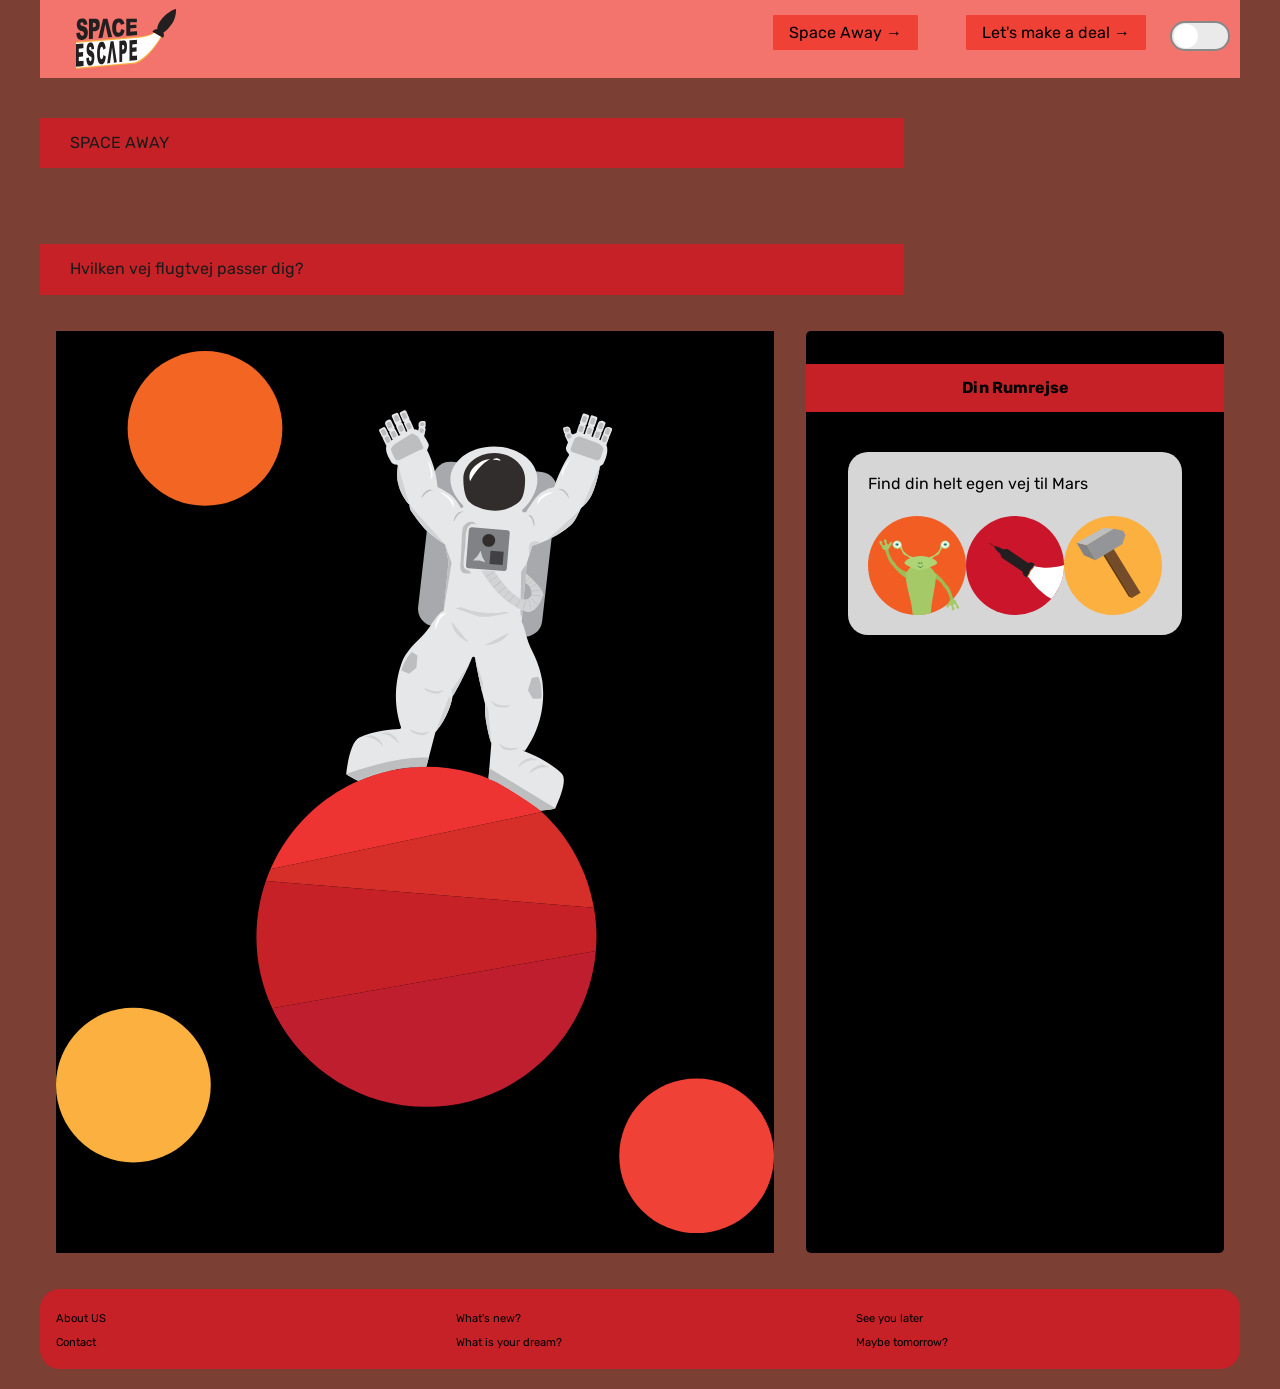
<file: instruction.html>
<!DOCTYPE html>
<html lang="en">

<head>
  <meta charset="UTF-8" />
  <meta http-equiv="X-UA-Compatible" content="IE=edge" />
  <meta name="viewport" content="width=device-width, initial-scale=1.0" />
  <link rel="stylesheet" href="css/reset.css" />
  <link rel="stylesheet" href="css/custom.css" />
  <link rel="stylesheet" href="css/fonts.css" />
  <link rel="stylesheet" href="css/general.css" />
  <link rel="stylesheet" href="css/layout.css" />
  <link rel="stylesheet" href="css/burger.css" />
  <link rel="stylesheet" href="css/cards.css" />
  <link rel="stylesheet" href="css/infographic.css" />
  <link rel="icon" type="image/png" href="img/fav.png" />
  <title>Emergency Site</title>

  <link rel="apple-touch-icon" sizes="180x180" href="image/favicon.ico">
  <link rel="icon" type="image/png" sizes="32x32" href="image/favicon.ico">
  <link rel="icon" type="image/png" sizes="16x16" href="image/favicon.ico">
  <link rel="manifest" href="image/favicon.ico">

  <meta name="robots" content="noindex" />
</head>

<body id="instruction">
  <header>
    <nav>
      <div id="logotype-wrapper" class="logo">
        <a href="index.html"> <img src="img/Logo_type.svg" alt=""> </a>
      </div>
      <ul class="menu">
        <li><a class="menuItem" href="instruction.html">Space Away </a></li>
        <li><a class="menuItem" href="register.html">Let's make a deal</a></li>
        <li><button id="theme-toggle" class="slider-toggle">
            <div class="knob"></div>
          </button></li>
      </ul>
      <button class="burger">
        <span class="line"></span>
        <span class="line"></span>
        <span class="line"></span>
      </button>
    </nav>
  </header>

  <main>
    <h1>SPACE AWAY</h1>
    <h1>Hvilken vej flugtvej passer dig?</h1>



    <section class="info-graphic">
      <?xml version="1.0" encoding="UTF-8"?>
      <svg xmlns="http://www.w3.org/2000/svg" viewBox="0 0 475.05 583.73">
        <g id="Rentegning">
          <path d="M245.09,275.1c-46.25,0-85.96,27.92-103.25,67.81l179.66-37.85c-20.07-18.58-46.9-29.96-76.41-29.96Z"
            style="fill: #ee3433;" />
          <path
            d="M321.5,305.06l-179.66,37.85c-1.1,2.53-2.09,5.11-3,7.73l217.07,17.69c-4.29-24.83-16.69-46.87-34.41-63.27Z"
            style="fill: #d62f2a;" />
          <path
            d="M355.91,368.33l-217.07-17.69c-4.03,11.58-6.24,24-6.24,36.96,0,16.91,3.75,32.93,10.44,47.32l214.14-37.97c.25-3.09.42-6.2.42-9.35,0-6.57-.6-13-1.68-19.26Z"
            style="fill: #c62127;" />
          <path
            d="M143.03,434.91c17.87,38.48,56.84,65.18,102.06,65.18,58.98,0,107.32-45.39,112.08-103.15l-214.14,37.97Z"
            style="fill: #be1e2d;" />
          <path d="M321.86,219.05c-.05-.24-.07-.48-.12-.72h.02c.02.24.07.48.1.72Z" style="fill: #e6e7e8;" />
          <path d="M277.74,191.58h-.36c0-.1.05-.17.07-.26l.29.26Z" style="fill: #e6e7e8;" />
          <path d="M322,220.08s-.02.02-.05.02c-.02-.29-.05-.57-.07-.83.05.29.07.55.12.81Z" style="fill: #e6e7e8;" />
          <path d="M277.74,191.58h-.36c0-.1.05-.17.07-.26l.29.26Z" style="fill: #e6e7e8;" />
          <rect x="244.24" y="76.34" width="82.58" height="109.52" rx="11.48" ry="11.48"
            transform="translate(16.68 -31.48) rotate(6.5)" style="fill: #a7a9ac;" />
          <path
            d="M367.9,52.24l-1.42,3.72c-.1.25-.28.45-.5.56.09.24.1.51,0,.77l-1.72,4.53c-.1.25-.08.53.02.78,1.59,4.03-1.12,9.8-2.05,11.88-.3.67-.91,1.16-1.78,1.48-.35.13-.61.46-.66.83-.49,3.78-2.29,10.7-3.87,14.92-2.48,6.71-5.87,10.01-8.03,11.78-.07.06-.13.12-.19.19-2.42,3.18-3.35,8.32-7.34,11.72-8.65,7.38-18.39,11.18-24.71,13.23-.33.11-.58.36-.68.69l-3.45,10.96c-.02.07-.04.15-.05.23l-2.71,31.05-.63,7.36c-.02.21.03.41.13.59,2.31,4.23,2.68,11.16,7.03,19.52,3.86,7.4,5.6,14.24,6.43,19.3.05.23.08.47.12.71,0,.07.03.14.03.22.02.26.05.54.07.83.57,5.1.71,12.16-1.03,20.3-2.33,10.98-7.04,19.02-10.37,23.77-.25.36-.69.52-1.12.41l-.92-.22c4.1,1.51,8.18,3.32,12,5.32,5.44,2.89,10.32,6.18,13.9,9.66,4.03,3.94-.4,15-4.05,23.18-.19.43-9.52,1.77-9.8,1.53-3.13-2.72-6.94-5.42-13.41-9.4-9.91-6.1-13.4-9.18-20.19-11.36-.47-.15-.79-.6-.75-1.1l1.82-22.46c.01-.18-.02-.37-.1-.53-1.38-2.88-1.82-6.66-2.88-11.34-1.27-5.64-1.34-10.55-1.11-14.13,0-.14,0-.26-.05-.39-1.07-3.3-5.01-20.52-6.64-30.13-.18-1.07-1.66-1.21-2.04-.19-.1.26-.19.52-.3.79-2.13,5.35-9.94,21.06-12.31,24.36-.09.13-.15.26-.18.41-.68,3.53-1.94,8.21-4.49,13.32-2.19,4.32-4.65,7.68-6.74,10.12-.1.12-.17.26-.21.41l-5.69,21.83c-.13.49-.58.81-1.08.79-7.15-.29-11.6.09-22.98,2.59-8.09,1.76-15.12,4.22-20.97,6.77-.4.17-8.3-4.1-8.25-4.58,1.05-9.25,3.6-21.75,8.71-24.11,4.5-2.12,10.2-3.62,16.31-4.55,3.33-.51,6.79-.84,10.24-1,.7-.03,1.19-.71.97-1.38-1.81-5.46-3.64-13.33-3.31-22.81.34-9.29,2.61-16.71,4.54-21.58.01-.04.03-.07.05-.1,2.33-4.62,4.82-8.01,11.51-14.45,8.32-7.99,10.28-15.86,15.48-17.96v-.33l3.17-31.82c.01-.1,0-.21-.01-.31l-2.15-11.05c-.05-.28-.21-.52-.44-.68-4.98-3.34-12.6-8.29-16.88-14.74-6.48-9.68-5.42-5.76-6.31-11.01-.04-.21-.13-.4-.27-.55-1.99-2.13-5.68-6.77-7.21-13.74-1.02-4.6-.72-8.56-.25-11.26.11-.62-.34-1.19-.97-1.25-1.69-.16-2.91-.74-3.42-1.78-.65-1.31-4.23-6.31-3.22-10.12.07-.26.06-.54-.06-.78l-2.28-4.64c-.12-.25-.13-.51-.06-.76-.23-.09-.44-.27-.56-.52l-1.75-3.58c-.26-.52-.04-1.16.48-1.42l2.28-1.11c.52-.26,1.16-.04,1.42.49l1.75,3.57c.12.25.14.52.07.76.24.1.43.28.55.52l1.66,3.37c.27-.2.54-.39.83-.58-.15-.09-.28-.23-.37-.41l-1.91-3.91c-.17-.33-.14-.71.04-1-.34-.04-.65-.25-.82-.58l-1.87-3.82c-.52-1.06-.08-2.33.98-2.85l1.31-.64c.53-.26,1.16-.04,1.42.48l2.34,4.78c.16.33.14.71-.04,1,.34.04.65.25.82.58l1.91,3.91s.02.05.02.07c.46-.27.93-.53,1.38-.78-.39-.02-.75-.26-.92-.64l-2.12-4.87c-.15-.34-.11-.71.08-1h0c-.34-.07-.65-.29-.79-.63l-2.13-4.87c-.24-.54.01-1.16.55-1.4l2.31-1.01c.54-.24,1.17,0,1.4.55l2.13,4.87c.15.34.11.72-.08,1.01.34.06.65.28.79.62l2.13,4.87c.1.23.11.47.05.7.35-.18.69-.35,1-.5-.01-.01-.01-.03-.02-.04l-2.13-4.88c-.14-.33-.1-.71.08-1h0c-.34-.07-.64-.29-.79-.62l-2.13-4.87c-.23-.54.01-1.17.55-1.4l2.32-1.02c.54-.23,1.16.02,1.4.55l2.13,4.87c.14.34.1.71-.08,1.01.34.06.64.28.79.62l2.13,4.87c.08.18.1.38.08.56,1.02.02,1.96.33,2.83.81l.32-1.58c.04-.16.11-.31.21-.43-.17-.19-.27-.43-.27-.7v-1.47c0-1.17.95-2.12,2.12-2.12h1.48c.58,0,1.06.47,1.06,1.06v2.53c0,.4-.22.74-.54.92.38.22.6.67.51,1.12l-.85,4.27c-.02.09-.05.17-.09.24,1.36,1.91,2.31,3.91,2.81,4.95.49,1.01.22,2.28-.64,3.67-.2.32-.24.72-.07,1.06,1.48,2.95,2.99,6.56,4.23,10.74,1.43,4.77,2.12,9.07,2.46,12.66.04.39.28.73.65.88,2.2.88,7.64,4.4,8.69,5.27,3.06,2.56,4.95,6.18,5.72,7.64.17.31.48.52.84.56.01,0,.03,0,.04,0,.99.1,1.56-1.09.85-1.8-5.05-5.1-8.25-11.46-8.25-17.13,0-11.97,12.91-21.68,28.81-21.68s28.81,9.71,28.81,21.68c0,6.8-3.69,14.54-9.77,19.98-.72.65-.25,1.84.72,1.84h.83c.4,0,.78-.22.95-.59.36-.78.85-1.62,1.48-2.48,2.41-2.7,4.15-7.42,9.16-10.52,3.94-2.43,4.68-2.27,7.28-3.04.36-.11.64-.39.73-.76.87-3.4,2.5-6.93,4.55-11.41,1.52-3.31,3.17-6.18,4.76-8.61.26-.4.24-.91-.07-1.27-1.51-1.71-2.12-3.38-1.57-4.65.23-.51.61-1.69,1.18-3.05-.08-.09-.15-.18-.2-.29l-1.89-3.92c-.2-.41-.1-.9.22-1.21-.36-.09-.66-.38-.76-.76l-.63-2.45c-.14-.57.2-1.15.77-1.29l1.42-.36c1.14-.29,2.29.39,2.59,1.53l.36,1.42c.07.26.03.52-.09.74.13.09.24.22.31.37l.19.4c.28.57.99.78,1.53.43s1.11-.6,1.74-.71c0-.12.01-.23.05-.35l1.68-5.04c.11-.36.4-.61.74-.69-.22-.27-.3-.64-.19-1l1.68-5.04c.18-.56.78-.86,1.34-.68l2.4.8c.56.18.86.78.68,1.34l-1.68,5.05c-.11.35-.4.6-.74.68.22.27.3.65.18,1l-1.48,4.47c.28.08.56.16.85.24l1.65-4.96c.11-.36.39-.61.73-.7-.22-.27-.29-.64-.18-.99l1.68-5.04c.18-.56.78-.86,1.34-.68l2.4.8c.56.19.86.79.68,1.34l-1.68,5.05c-.11.35-.4.6-.73.69.21.27.29.64.17.99l-1.65,5c.32.12.63.24.93.36l1.45-3.8c.12-.34.41-.57.75-.65-.19-.28-.26-.65-.13-1l1.52-3.97c.42-1.1,1.65-1.65,2.74-1.23l1.37.52c.55.2.83.82.62,1.37l-1.9,4.97c-.12.34-.42.58-.75.65.19.28.26.65.13,1l-1.5,3.93c.3.13.57.26.82.37l1.3-3.4c.1-.25.28-.45.5-.57-.09-.24-.1-.51,0-.76l1.04-2.73c.42-1.09,1.64-1.64,2.74-1.23l1.38.52c.54.21.82.82.61,1.37Z"
            style="fill: #e6e7e8;" />
          <path
            d="M241.1,65.38l-14.17,6.85c-1.15.42-2.55-.38-3.18-1.82l-2.01-4.58c-.66-1.49,1.98-4.1,3.14-4.61l10.23-6.43c1.1-.49,4.26,1.38,4.96,2.77l2.7,5.38c.79,1.58-.38,1.96-1.67,2.43Z"
            style="fill: #bcbec0;" />
          <rect x="232.09" y="47.56" width="2.82" height="4.26" rx="1.06" ry="1.06"
            transform="translate(-.37 97.63) rotate(-23.6)" style="fill: #bcbec0;" />
          <rect x="229.11" y="40.74" width="2.82" height="4.26" rx="1.06" ry="1.06"
            transform="translate(2.12 95.87) rotate(-23.6)" style="fill: #bcbec0;" />
          <rect x="223.94" y="42.49" width="2.82" height="4.26" rx="1.06" ry="1.06"
            transform="translate(.98 93.94) rotate(-23.6)" style="fill: #bcbec0;" />
          <rect x="226.78" y="49.07" width="2.82" height="4.26" rx="1.06" ry="1.06"
            transform="translate(-1.41 95.63) rotate(-23.6)" style="fill: #bcbec0;" />
          <rect x="222.13" y="53.03" width="2.82" height="4.26" rx="1.06" ry="1.06"
            transform="translate(-3.39 94.1) rotate(-23.6)" style="fill: #bcbec0;" />
          <rect x="219.19" y="46.88" width="2.82" height="4.26" rx="1.06" ry="1.06"
            transform="translate(-1.17 92.41) rotate(-23.6)" style="fill: #bcbec0;" />
          <rect x="215.43" y="51.68" width="2.82" height="4.26" rx="1.06" ry="1.06"
            transform="translate(-.92 103.77) rotate(-26.86)" style="fill: #bcbec0;" />
          <rect x="217.91" y="56.58" width="2.82" height="4.26" rx="1.06" ry="1.06"
            transform="translate(-2.87 105.42) rotate(-26.86)" style="fill: #bcbec0;" />
          <rect x="240.64" y="51.24" width="2.64" height="2.91" rx="1.06" ry="1.06"
            transform="translate(15 -46.36) rotate(11.29)" style="fill: #bcbec0;" />
          <rect x="240.89" y="47.13" width="2.75" height="2.56" rx="1.06" ry="1.06" style="fill: #bcbec0;" />
          <rect x="346.13" y="49.4" width="2.79" height="4.21" rx=".76" ry=".76"
            transform="translate(661.18 209.76) rotate(-161.66)" style="fill: #bcbec0;" />
          <rect x="348.2" y="43.04" width="2.83" height="4.28" rx="1.06" ry="1.06"
            transform="translate(667.25 198.1) rotate(-161.66)" style="fill: #bcbec0;" />
          <rect x="353.79" y="44.24" width="2.83" height="4.28" rx="1.06" ry="1.06"
            transform="translate(677.76 202.2) rotate(-161.66)" style="fill: #bcbec0;" />
          <rect x="363.57" y="51.06" width="2.83" height="4.28" rx="1.06" ry="1.06"
            transform="translate(694.68 218.56) rotate(-161.66)" style="fill: #bcbec0;" />
          <rect x="361.64" y="56.05" width="2.83" height="4.28" rx="1.06" ry="1.06"
            transform="translate(689.36 227.68) rotate(-161.66)" style="fill: #bcbec0;" />
          <rect x="356.82" y="53.25" width="2.83" height="4.28" rx="1.06" ry="1.06"
            transform="translate(680.85 220.72) rotate(-161.66)" style="fill: #bcbec0;" />
          <rect x="359.04" y="47.43" width="2.83" height="4.28" rx="1.06" ry="1.06"
            transform="translate(687 210.08) rotate(-161.66)" style="fill: #bcbec0;" />
          <rect x="351.62" y="50.79" width="2.83" height="4.28" rx="1.06" ry="1.06"
            transform="translate(671.47 214.29) rotate(-161.66)" style="fill: #bcbec0;" />
          <rect x="337.88" y="54.6" width="3.01" height="3.31" rx="1.06" ry="1.06"
            transform="translate(669.58 -40.3) rotate(154.29)" style="fill: #bcbec0;" />
          <rect x="336.57" y="50.84" width="3" height="2.8" rx="1.06" ry="1.06"
            transform="translate(678.5 18.63) rotate(165.58)" style="fill: #bcbec0;" />
          <path
            d="M342.95,67.37l14.58,4.96c1.2.3,2.53-.65,3.02-2.18l1.56-4.84c.51-1.58-2.43-3.94-3.66-4.33l-11.49-4.32c-1.17-.38-3.68.72-4.24,2.2l-2.17,5.72c-.63,1.68,1.05,2.44,2.4,2.78Z"
            style="fill: #bcbec0;" />
          <path
            d="M310.37,84.68c0,4.45-.41,11.8-3.69,14.86-3.74,3.48-10,6.15-16.01,6.15s-13.72-2.37-17.47-6.15c-2.97-3-3.69-10.64-3.69-14.86,0-9.52,9.15-17.25,20.43-17.25s20.43,7.72,20.43,17.25Z"
            style="fill: #312d2c;" />
          <rect x="272.17" y="117.56" width="27.11" height="27.11" rx="1.82" ry="1.82"
            transform="translate(11.59 -22.78) rotate(4.66)" style="fill: #808285;" />
          <circle cx="286.34" cy="125.3" r="4.24" style="fill: #312d2c;" />
          <path
            d="M281.49,145.39h8.45s17.63,27.68,24.63,16.4c0,0,.93-6.14-4.2-8.32l.57-6.5s14.87,12.49,10.81,15.98c0,0-4.34,13.71-12.95,8.6,0,0-14.5-4.48-27.3-26.17Z"
            style="fill: #d1d3d4;" />
          <rect x="286.17" y="150.63" width="6.01" height=".4" transform="translate(-35.27 184.05) rotate(-33.39)"
            style="fill: #bcbec0;" />
          <rect x="284.15" y="147.56" width="6.01" height=".4" transform="translate(-33.92 182.43) rotate(-33.39)"
            style="fill: #bcbec0;" />
          <rect x="288.79" y="154.27" width="6.01" height=".4" transform="translate(-33.03 213.58) rotate(-38.21)"
            style="fill: #bcbec0;" />
          <rect x="289.08" y="154.04" width="6.01" height=".4" transform="translate(-32.83 213.71) rotate(-38.21)"
            style="fill: #bcbec0;" />
          <rect x="292.1" y="157.88" width="6.01" height=".4" transform="translate(-34.55 216.4) rotate(-38.21)"
            style="fill: #bcbec0;" />
          <rect x="295.15" y="160.87" width="6.01" height=".4" transform="translate(-26.56 258) rotate(-45)"
            style="fill: #bcbec0;" />
          <rect x="310.53" y="167.8" width="6.01" height=".4" transform="translate(219.37 511.02) rotate(-102.83)"
            style="fill: #bcbec0;" />
          <rect x="313.51" y="165.74" width="6.01" height=".4" transform="translate(408.26 511.34) rotate(-132.54)"
            style="fill: #bcbec0;" />
          <rect x="315.23" y="161.68" width="6.01" height=".4" transform="translate(616.09 358.74) rotate(-173.5)"
            style="fill: #bcbec0;" />
          <rect x="314.86" y="158.24" width="6.01" height=".4" transform="translate(655.61 268.31) rotate(171.53)"
            style="fill: #bcbec0;" />
          <rect x="298.59" y="163.57" width="5.7" height=".4" transform="translate(-21.82 278.63) rotate(-48.08)"
            style="fill: #bcbec0;" />
          <rect x="313.79" y="155.05" width="4.22" height=".4" transform="translate(-33.29 199.48) rotate(-33.39)"
            style="fill: #bcbec0;" />
          <rect x="311.84" y="152.8" width="4.09" height=".4" transform="translate(-20.82 252.5) rotate(-42.54)"
            style="fill: #bcbec0;" />
          <rect x="310.03" y="151.16" width="4.22" height=".4" transform="translate(2.63 308.04) rotate(-52.72)"
            style="fill: #bcbec0;" />
          <rect x="303.02" y="166.57" width="5.7" height=".4" transform="translate(8.51 348.28) rotate(-60)"
            style="fill: #bcbec0;" />
          <rect x="307.02" y="168.01" width="5.7" height=".4" transform="translate(66.86 423.66) rotate(-74.92)"
            style="fill: #bcbec0;" />
          <path
            d="M287.14,71.48c-2.1,1.31-4.9,3.37-7.64,6.46-2.71,3.06-4.42,6.06-5.47,8.29-.14-.54-.28-1.08-.42-1.61-.08-.57-.15-1.42,0-2.42.47-3.14,2.66-5.13,4.24-6.57,2.32-2.1,4.61-3,5.48-3.31,1.51-.53,2.84-.75,3.8-.84Z"
            style="fill: #fff;" />
          <path
            d="M347.88,103.53c.77-.73,3.61-3.12,5.78-6.8,1.66-2.82,2.74-6.89,3.39-8.64,1.45-3.9,2.65-9.44,2.49-11.28l-11.67,26.73Z"
            style="fill: #d1d3d4;" />
          <path
            d="M324.44,125.3c1.03-.25,2.95-1.28,6.67-3.39,2.85-1.62,7.83-5.3,9.27-6.5,3.2-2.65,5.79-8.92,6.58-10.59l-22.52,20.48Z"
            style="fill: #d1d3d4;" />
          <path
            d="M233.83,101.64c-.77-.73-1.37-.88-3.55-4.56-.83-1.41-1.81-3.17-2.46-4.82-.38-.97-.92-2.67-.92-2.67,0,0-.24-1.05-.37-1.41-1.45-3.9-.49-10.82-.33-12.66l7.63,26.11Z"
            style="fill: #d1d3d4;" />
          <path
            d="M257.44,127.95c-.66-.19-10.63-6.47-15.49-12.62-1.75-2.22-5.48-6.65-7.3-9.97-.92-1.68-.74-3.51-.83-3.72l23.61,26.31Z"
            style="fill: #d1d3d4;" />
          <path d="M227.82,92.27c-.38-.97-.92-2.67-.92-2.67,0,0-.24-1.05-.37-1.41" style="fill: #bcbec0;" />
          <path d="M261.74,178.9c.16,1.57.72,4.49,2.95,7.54,2.75,3.76,6.49,5.61,8.2,6.34l-11.15-13.88Z"
            style="fill: #d1d3d4;" />
          <path d="M299.65,186.43c-.79,1.37-2.49,3.8-5.78,5.67-4.05,2.31-8.22,2.46-10.07,2.43l15.86-8.1Z"
            style="fill: #d1d3d4;" />
          <rect x="287.16" y="132.5" width="8.73" height="8.73" transform="translate(12.08 -23.23) rotate(4.66)"
            style="fill: #414042;" />
          <polygon points="257.44 127.95 259.7 139.59 256.51 171.9 261.74 140.3 257.44 127.95" style="fill: #bcbec0;" />
          <path
            d="M311.49,140.62l-2.17,23.8c-.33-.05-.72-.14-1.15-.29-.28-.1-.52-.21-.74-.32.11-5.98.23-11.97.34-17.95l3.72-5.24Z"
            style="fill: #bcbec0;" />
          <polygon points="307.32 171.01 308.78 171.6 308.37 176.34 307.45 174.27 307.32 171.01"
            style="fill: #bcbec0;" />
          <path d="M273.58,206.92s-7.02,15.56-11.11,21.43l-.73-4.12,11.84-17.3Z" style="fill: #d1d3d4;" />
          <path d="M260.17,228.35l-9.12,23.85s7.35-8.27,10.69-20.56l-1.57-3.29Z" style="fill: #d1d3d4;" />
          <path d="M235.54,199.12l3.59,2.3-.65,8.2-4.88,3.87-5.07-2.12s2.21-8.02,7-12.26Z" style="fill: #bcbec0;" />
          <path d="M319.07,215.53l-4.32.85-2.48,8.1,3.22,5.56,5.66-.12s.91-8.52-2.08-14.39Z" style="fill: #bcbec0;" />
          <path d="M277.25,203.15s2.36,12.95,4.68,22.47l.66-5.73-5.34-16.73Z" style="fill: #d1d3d4;" />
          <path d="M285.83,236.31l2.24,23.14s-4.6-12.52-4.1-25.92l1.86,2.78Z" style="fill: #d1d3d4;" />
          <path
            d="M268.17,131.63l.38-9.16.62-5.82,2.09-2.44,2.23-1.26h2.32l2.59,1.87s-3.31-.38-3.49-.31c0,0-2.04,1.19-2.61,2.47,0,0-1.25,3.43-1.21,5.32l-.39,7.33-.64,5.59-.25,3.37s-.58,4.48.87,5.54,2.5,1.08,2.5,1.08l1.54,1.82-2.55.24-1.58-.08-1.96-.8-1.06-2.36v-2.64l.13-2.01.24-4,.23-3.75Z"
            style="fill: #bcbec0;" />
          <polygon
            points="284.06 139.71 280.08 138.61 275.95 138.61 278.9 135.71 280.97 132.13 282 136.13 284.06 139.71"
            style="fill: #d1d3d4;" />
          <path
            d="M269.74,106.08l-3.09.41s-3.87,2.87-3.47,6.58c.54-1.23,1.39-2.82,2.74-4.45,1-1.21,2.95-1.85,3.83-2.54Z"
            style="fill: #bcbec0;" />
          <path
            d="M311.99,107.82l2.83,1.33s2.82,3.9,1.33,7.32c-.15-1.34-.48-3.11-1.27-5.07-.59-1.46-2.26-2.65-2.88-3.57Z"
            style="fill: #bcbec0;" />
          <path d="M332.32,91.21l3.12.18s4.07,2.57,3.95,6.3c-.63-1.19-1.6-2.71-3.06-4.24-1.09-1.14-3.08-1.62-4.01-2.24Z"
            style="fill: #bcbec0;" />
          <path
            d="M249.51,91.97l-3.12-.17s-4.33,2.1-4.63,5.82c.76-1.11,1.89-2.52,3.51-3.87,1.21-1.01,3.24-1.27,4.23-1.78Z"
            style="fill: #bcbec0;" />
          <path d="M245.09,275.1s-27.33-.18-44.81,9.32l-8.25-4.58s33.6-12.49,54.61-10.69l-1.55,5.95Z"
            style="fill: #bcbec0;" />
          <path d="M286.15,283.04s10.21,3.04,34.42,21.01c0,0,7.71-.28,9.8-1.53l-43.65-26.53-.57,7.05Z"
            style="fill: #bcbec0;" />
          <path d="M287.53,231.15l2.9,3.7s6.45,2.78,10.6-.65c-1.9.26-4.47.4-7.48-.06-2.24-.35-4.52-2.39-6.03-2.98Z"
            style="fill: #d1d3d4;" />
          <path d="M257.04,224.23l-3.97,2.52s-7.01.47-9.78-4.14c1.71.88,4.09,1.87,7.07,2.42,2.22.42,5.05-.75,6.67-.81Z"
            style="fill: #d1d3d4;" />
          <path d="M263.15,103.88l-.2-4.12s-3.61-5.72-8.95-6.1c1.69,1,3.85,2.5,6.01,4.64,1.61,1.59,2.26,4.29,3.14,5.59Z"
            style="fill: #fff;" />
          <path
            d="M318.23,101.81l.97-4.01s4.61-4.94,9.93-4.32c-1.85.67-4.25,1.73-6.77,3.43-1.88,1.26-3.03,3.78-4.13,4.9Z"
            style="fill: #fff;" />
          <path d="M292.63,259.45l2.9,3.7s6.45,2.78,10.6-.65c-1.9.26-4.47.4-7.48-.06-2.24-.35-4.52-2.39-6.03-2.98Z"
            style="fill: #d1d3d4;" />
          <path d="M247.58,251.74l-3.97,2.52s-7.01.47-9.78-4.14c1.71.88,4.09,1.87,7.07,2.42,2.22.42,5.05-.75,6.67-.81Z"
            style="fill: #d1d3d4;" />
          <path
            d="M214.77,252.99l4.63-.79s6.65,2.27,7.42,7.59c-1.23-1.47-3.05-3.3-5.59-4.97-1.89-1.24-4.95-1.26-6.47-1.83Z"
            style="fill: #d1d3d4;" />
          <path
            d="M204.43,255.07l4.63-.79s6.65,2.27,7.42,7.59c-1.23-1.47-3.05-3.3-5.59-4.97-1.89-1.24-4.95-1.26-6.47-1.83Z"
            style="fill: #d1d3d4;" />
          <path
            d="M318.75,270.63l-4.45-1.53s-6.93,1.17-8.55,6.29c1.46-1.25,3.54-2.76,6.32-4,2.07-.92,5.09-.44,6.68-.76Z"
            style="fill: #d1d3d4;" />
          <path d="M326.5,275.4l-4.37-1.75s-6.98.83-8.85,5.87c1.51-1.18,3.67-2.59,6.5-3.69,2.11-.82,5.11-.19,6.71-.43Z"
            style="fill: #d1d3d4;" />
          <path d="M268.02,169.57s14.6,6.17,28.98,2.87l3.02.97-13.79,2.42h-6.06l-15.99-5.64,3.84-.63Z"
            style="fill: #d1d3d4;" />
          <path d="M247.86,85.3l1.42-2.86s-.25-6.24-3.67-10.11c.75,1.81,1.63,4.27,2.26,7.15.47,2.14-.1,4.37-.01,5.83Z"
            style="fill: #fff;" />
          <path d="M313.24,134.89l1.91-6.08,5.71-2.02s-3.04-2.02-6.98,0c0,0-1.75,1.66-.64,8.09Z"
            style="fill: #d1d3d4;" />
          <path d="M289.31,71.61s2.42-1.9,4.83.61l-.49.37s-3.1-1.27-3.88-.32l-.46-.66Z" style="fill: #fff;" />
          <path
            d="M335.07,83.07l-.46-2.94s1.98-5.66,6.13-8.45c-1.18,1.49-2.66,3.55-4.04,6.05-1.03,1.86-1.14,4.03-1.63,5.35Z"
            style="fill: #fff;" />
          <path
            d="M258.62,173.23l-3.95,1.19s-4.68,4.88-3.77,10.15c.57-1.88,1.5-4.34,3.05-6.95,1.16-1.94,3.61-3.23,4.67-4.39Z"
            style="fill: #fff;" />
        </g>
        <g id="Hotspot">
          <circle id="hotspotGul" cx="51.2" cy="485.72" r="51.2" style="fill: #fbb040;" />
          <circle id="hotspotRod" cx="423.85" cy="532.53" r="51.2" style="fill: #ef4136;" />
          <circle id="hotspotOrg" cx="98.58" cy="51.2" r="51.2" style="fill: #f26522;" />
        </g>
      </svg>
    </section>
    <section class="info-text">
      <h2>Din Rumrejse</h2>
      <article>

        <div class="din_rumrejse">
          <p class="placeholder">Find din helt egen vej til Mars</p>
          <div class="rumrejse_3">
            <img src="img/Spaceman.svg" alt="">
            <img src="img/Spaceship.svg" alt="">
            <img src="img/DIYrocket.svg" alt="">
          </div>
        </div>
      </article>
      <aside id="efficiency" class="info-box gul hide">
        <img src="img/Spaceman.svg" alt="">
      </aside>
      <aside id="requirement" class="info-box rod hide">

      </aside>
    </section>
  </main>

  <footer>
    <div class="foot_color">
      <nav class="some">
        <ul>
          <li><a href="">About US</a></li>
          <li><a href="">Contact</a></li>
        </ul>
      </nav>
      <nav class="another">
        <ul>
          <li><a href="">What's new?</a></li>
          <li><a href="">What is your dream?</a></li>
        </ul>
      </nav>
      <nav class="yetanother">
        <ul>
          <li><a href="">See you later</a></li>
          <li><a href="">Maybe tomorrow?</a></li>
        </ul>
      </nav>
    </div>
  </footer>
  <script src="js/burger.js"></script>
  <script src="js/main.js"></script>
  <script src="js/lightdark.js"></script>

  <!-- <script src="js/main.js"></script> -->

</body>

</html>
</file>
<file: css/custom.css>
html.dark {
  color-scheme: dark;
}

.slider-toggle {
  width: 60px;
  height: 30px;
  border-radius: 30px;
  border: 2px solid #888;
  background: #eaeaea;
  cursor: pointer;
  position: relative;
  padding: 0;
  margin-right: 10px;
  transition: background 0.25s, border-color 0.25s;
}

.slider-toggle.dark {
  background: #333;
  border-color: #aaa;
}

.knob {
  width: 24px;
  height: 24px;
  background: white;
  border-radius: 50%;
  position: absolute;
  top: 1px;
  left: 2px;
  transition: transform 0.25s;
}

.slider-toggle.dark .knob {
  transform: translateX(28px);
}

/* button {
    border: none;
    background: Canvas;
    color: CanvasText;
    border: 1px solid currentColor;
    text-box: cap alphabetic;
    padding: 1cap;
    border-radius: 5px;
    cursor: pointer;
  } */

:root {
  /* Colours */
  --color-bg: #7c3f33; /* page background /*

  /*** Light / dark-mode ***/
  color-scheme: light;

  --color-bg: light-dark(#7c3f33, #1d1d1d);
  --background-primary: light-dark(#000, #1b1b1b);

  /* Header */
  --color-head-bg: #c62127;

  /* Logotype */
  --color-logotype-bg: ;
  --color-text-logotype: #c1bfb8;
  --font-logotype-size: 1rem;

  /* Global menu */
  --color-menu-bg: #f3746c;
  /* Links */
  --color-link-bg: #ef4136;
  /*--color-link-hover: #fff; /* used */
  /*--color-link-active: #99958f; /* used */
  --border-radius-links: 1px;

  /* Headlines og rubrik */
  --font-h1-size: 3rem;
  --font-sub1-size: 1.1rem;
  --font-h2-size: 1rem;
  --font-h3-size: 1.5rem;
  --color-headline-bg: #c62127;
  --color-headline-text-page: #000000;

  /* Tekst */
  --color-text: #000;
  --color-text-inverted: #1a1a1a;

  /*  Marginer */
  --margin-head-bottom: 5px;

  /* Borders */
  --border-radius: 5px;

  /* Cards */
  --color-card-bg: #d6d6d6;
  --color-cta-card-bg: #ef4136;
  /* news-cards */
  --color-news-bg: #d6d6d6;
  --color-news-bg-inverted: #9a9a9a;
  --color-cta-newscard-bg: #fbb040;
  --color-cta-newscard-bg-inverted: #fbb040;

  /* Fonts */
  --font-family-sans: "Rubik", ui-sans-serif;
  --font-weight-light: 600;
  /*
  --font-weight-regular: 400;
  --font-weight-medium: 500;
  --font-weight-bold: 700; */

  /* Text sizes */
  --logotype-size: 1rem;
  --headline1-size: 2rem;
  --headline2-size: 1rem;
  --headline3-size: 1rem;
  --bodytext-size: 1rem;
  --cta-text-size: 1rem;
  --followup-text-size: 1rem;
  --form-submit-size: 1rem;

  /* Infographics */
  --color-info-bg: #000000;
  --color-infobox-1-bg: #f3746c;
  --color-infobox-2-bg: #ee372b;
}

/*** summery ***/
.sum_bg {
  color: lightgray;
}
</file>
<file: css/fonts.css>
@font-face {
  font-family: "Rubik";
  src: url("../fonts/Rubik-VariableFont_wght.woff2") format("woff2"), url("/fonts/Rubik-Regular.woff") format("woff");
  font-weight: var(--font-weight-regular);
  font-style: normal;
}

@font-face {
  font-family: "Rubik";
  src: url("../fonts/Rubik-VariableFont_wght.woff2") format("woff2");
  font-weight: var(--font-weight-bold);
  font-style: normal;
}

@font-face {
  font-family: "Rubik";
  src: url("../fonts/Rubik-VariableFont_wght.woff2") format("woff2");
  font-weight: var(--font-weight-light);
  font-style: normal;
}
@font-face {
  font-family: "Rubik";
  src: url("../fonts/Rubik-VariableFont_wght.woff2") format("woff2");
  font-weight: var(--font-weight-medium);
  font-style: normal;
}
</file>
<file: css/general.css>
html {
  font-family: var(--font-family-sans);
  color: var(--color-text);
  background-color: var(--color-bg);
}

header {
  height: min-content;
}

#main-disclamer {
  height: 225px;
  background-color: var(--color-head-bg);
  display: flex;
  justify-content: flex-start;
  align-items: center;
  padding-left: 2rem;
  padding-bottom: 2%;
  margin-bottom: var(--margin-head-bottom);
  border-end-end-radius: 20px;
  border-end-start-radius: 20px;
}

#main-disclamer-content {
  display: flex;
  column-gap: 1rem;
  width: 170px;
  height: auto;
  padding-top: 5px;
}

main section {
  padding: 20px;
  border-radius: var(--border-radius);
}

h1 {
  font-size: var(--font-h1-size);
  font-weight: var(--font-weight-bold);
  color: var(--color-text-inverted);
  margin: 5px 0;
  line-height: 1.3rem;
  text-align: left;
}

#instruction h1,
#register h1 {
  margin: 40px 0 20px 0;
  padding: 15px 30px;
  background-color: var(--color-head-bg);
  font-size: var(--font-h2-size);
}

#instruction p {
  grid-column: 1/-1;
  margin-bottom: 20px;
  font-size: var(--font-h2-size);
  line-height: 1.5rem;
}

.sub {
  font-size: var(--font-sub1-size);
  font-weight: var(--font-weight-light);
  color: var(--color-text-inverted);
}

h2 {
  font-size: var(--headline2-size);
}

h3 {
  font-size: var(--headline3-size);
}

main > h1 {
  width: calc(80% - 6rem);
}

/* NAVIGATION STRUCTURES */
header > nav {
  height: 100%;
  background-color: var(--color-menu-bg);
}

nav ul {
  list-style: none;
}

a {
  font-family: var(--font-family-sans);
}

nav a {
  text-decoration: none;
  color: var(--color-text);
}

/* Måske skal du lave en ny regel for logotype-wrapper, når du har lavet din logotype */
#logotype-wrapper {
  background-color: var(--color-logotype-bg);
  display: flex;
  justify-content: flex-start;
  align-items: center;
  height: 3.6rem;
  margin-top: 10px;
  margin-bottom: 10px;
  margin-left: 20px;
}

#logotype-wrapper > a {
  color: var(--color-text-logotype);
  font-size: var(--font-logotype-size);
  font-weight: var(--font-weight-medium);
  width: max-content;
  margin-left: 1rem;
}

/* Global menu */
header nav li a {
  margin: 1.5rem;
  background-color: var(--color-link-bg);
  color: var(--color-text);
  font-size: var(--followup-text-size);
  padding: 0.5rem 1rem;
  border-radius: var(--border-radius-links);
}

/* Pilen efter menu-tekst */
header > nav li > a:after {
  content: " \2192";
}

/* Global menu hover effekt - Lav den om til det, du synes */
nav a:hover {
  background-color: var(--color-link-hover);
}

nav a:active {
  background-color: var(--color-link-active);
}

/* FOOTER */
footer a {
  font-size: 0.7rem;
}
</file>
<file: css/layout.css>
/* LAYOUT FOR MAIN CONTENT */
body {
  display: grid;
  grid-template-rows: auto 1fr auto;
  height: 100vh;
  max-width: 1200px;
  margin: 0 auto;
}
main {
  display: grid;
  row-gap: 1rem;
}
main > *:not(:first-child) {
  margin: 0 1rem;
}
main {
  grid-template-rows: min-content min-content 1fr min-content;
}
#instruction main {
  grid-template-rows: min-content min-content min-content 1fr min-content;
}
/*** Forside ***/
#logo_space {
  padding-top: 40px;
  width: 150px;
}

/*** instruktion ***/

.din_rumrejse {
  background-color: #d6d6d6;
  border-radius: 20px;
  padding: 20px;
  padding-bottom: 20px;
}

.rumrejse_3 {
  display: grid;
  grid-template-columns: 1fr 1fr 1fr;
}

/* LAYOUT FOR HEADER AND FOOTER */

footer {
  display: grid;
  gap: 10px;
}
header nav,
footer nav {
  display: flex;
  justify-content: space-between;
  align-items: center;
}
header nav > * {
  flex: 1;
}
nav ul {
  display: flex;
  justify-content: flex-end;
}
header ul {
  height: 100%;
  width: clamp(175px, 50%, 300px);
}
footer ul {
  flex-direction: column;
  padding-left: 1rem;
}

/* LAYOUT FOR SECTIONS */
#daily,
#breaking {
  display: grid;
}
#daily {
  grid-template-rows: repeat(2, minmax(200px, min-content));
  gap: 1rem;
}
#breaking {
  grid-template-rows: repeat(auto-fit, minmax(50px, min-content));
  gap: 0;
}

@media (width > 600px) {
  #frontpage > main {
    grid-template-columns: 6fr 3fr;
    grid-template-rows: auto 1fr auto;
  }
  #instruction > main,
  #register > main {
    grid-template-columns: 5fr 3fr;
    grid-template-rows: auto auto 1fr auto;
  }

  .qr {
    order: 1;
  }

  h1 {
    grid-column: 1 / -1;
    padding-bottom: 20px;
  }

  footer {
    grid-template-columns: 1fr 1fr 1fr;
  }
}

/* HOME-PAGE BOTTOM */
#big_hero {
  color: #171717;
  text-align: center;
  background-color: #c62127;
  padding: 30px;
  border-radius: 5px;
  grid-column: 1/3;
  font-size: 35px;
}

#jord_under {
  grid-column: 1/3;
  max-width: 100%;
  height: auto;
}
</file>
<file: css/burger.css>
.burger {
  width: 30px;
  height: 20px;
  cursor: pointer;
}

.burger .line {
  display: block;
  width: 100%;
  height: 2px;
  background-color: #333333;
  margin-bottom: 5px;
  transition: 0.2s linear;
}
.burger {
  display: none;
}
@media screen and (width < 800px) {
  .menu {
    display: none;
  }
  .logo {
    flex: 0 0 50vw;
  }
  .burger {
    display: block;
    background-color: transparent;
    border: 0;
    flex: 0 0 auto;
    margin: 0 20px;
  }
  .burger.active .line:nth-child(1) {
    transform: rotate(45deg) translate(5px, 5px);
    transition: 0.2s linear;
  }
  .burger.active .line:nth-child(2) {
    opacity: 0;
    transition: 0.15s linear;
  }
  .burger.active .line:nth-child(3) {
    transform: rotate(-45deg) translate(5px, -5px);
    transition: 0.2s linear;
  }
  nav.active .menu {
    display: block;
    background-color: var(--color-menu-bg);
    position: absolute;
    top: 3.6rem;
    right: 0;
    width: clamp(200px, 50vw, 400px);
    z-index: 1;
    opacity: 0.8;
  }
  header > nav li > a:after {
    content: "";
  }
  nav.active .menu li {
    margin: 40px 20px;
    text-align: right;
  }
  nav.active .menu a {
    font-size: 24px;
  }
}
</file>
<file: css/cards.css>
.daily_card {
  background-color: var(--color-card-bg);
  display: grid;
  grid-template-columns: 4fr 5fr;
  gap: 10px;
  padding: 40px 0 40px 20px;
  border-radius: var(--border-radius);
  height: minmax(200px, min-content);
}
.daily_text {
  display: grid;
  grid-template-rows: repeat(3, min-content);
  gap: 10px;
}
.daily_text h2 {
  background-color: var(--color-headline-bg);
  color: var(--color-text-inverted);
  padding: calc(1.1rem / 1.5) 0 calc(1.1rem / 2) 1rem;
  margin: 0 0 0.5rem 0;
}
.daily_text p {
  padding-right: 2rem;
  margin: 0 0 1rem 0;
}
.daily_text .cta_btn {
  justify-self: left;
  width: 80%;
  height: 40px;
}
.daily_img {
  width: 100%;
  height: 100%;
  object-fit: cover;
}
.news_card {
  background-color: var(--color-news-bg);
  display: grid;
  grid-template-rows: repeat(min-content);
  gap: 0.4rem;
  padding: 1rem 0;
  height: minmax(300px, min-content);
}
.news_card:nth-child(2n) {
  background-color: var(--color-news-bg-inverted);
}
.news_card > * {
  padding: 0 1rem;
}
.news_card h3 {
  margin: 0.5rem 0 0 0;
}
.news_card p {
  margin: 0 0 1rem 0;
}
.news_card:first-child:before {
  content: "BREAKING NEWS";
  background-color: var(--color-headline-bg);
  color: var(--color-headline-text-page);
  font-size: var(--font-h3-size);
  font-weight: var(--font-weight-medium);
  text-align: center;
  line-height: 1rem;
  padding: calc(1.1rem / 1.5) 0 calc(1.1rem / 2) 0;
}
.news_card:first-child {
  border-radius: var(--border-radius) var(--border-radius) 0 0;
}
.news_card:last-child {
  border-radius: 0 0 var(--border-radius) var(--border-radius);
}

.news_card .cta_btn {
  justify-self: center;
}
.cta_btn {
  display: inline-block;
  padding: 0.4rem 1rem;
  background-color: var(--color-cta-card-bg);
  color: var(--color-text-inverted);
  text-decoration: none;
  width: max-content;
  border-radius: var(--border-radius);
}
.news_card .cta_btn {
  background-color: var(--color-cta-newscard-bg);
}
.news_card:nth-of-type(2n) .cta_btn {
  background-color: var(--color-cta-newscard-bg-inverted);
  color: var(--color-text);
}
.cta_btn:after {
  content: "\2192";
  margin-left: 1rem;
}

dialog {
  background-color: rgb(255, 210, 156);
}

::backdrop {
  backdrop-filter: blur(5px);
}

/*Menu*/

.logo {
  img {
    width: 100px;
    height: auto;
  }
}

.menuItem {
  border: 3px;
  border-color: #c62127;
  outline: 5px black;
}

/* POP-UP */
#popup {
  max-width: 90vh;
  opacity: 1;
  transition: 3s;
  img {
    max-width: 400px;
    place-self: center;
    padding-bottom: 20px;
  }
}

#popup1 {
  max-width: 90vh;
  opacity: 1;
  transition: 3s;
  img {
    max-width: 400px;
    place-self: center;
    padding-bottom: 20px;
  }
}

#popup2 {
  max-width: 90vh;
  opacity: 1;
  transition: 3s;
  img {
    max-width: 400px;
    place-self: center;
    padding-bottom: 20px;
  }
}
/* NEWS */

/*** register ***/
label {
  display: flex;
  margin-bottom: 6px;
  font-weight: 600;
}

label.required::after {
  content: " *";
  color: red;
}

input {
  background-color: aliceblue;
}

#reg_h1 {
  font-size: 30px;
}

/*** register bg ***/

.full_bg {
  display: block;
  background-color: #d6d6d6;
  padding: 20px;
  margin-top: 20px;
  border-radius: 20px;
}

.summary_bg {
  display: block;
  background-color: #d6d6d6;
  border-radius: 20px;
  margin-top: 20px;
}

/* CSS Starter er tilføjet */
/* Generelle styles */
input {
  border: 1px solid #ccc;
  padding: 0.25rlh;
  border-radius: 6px;
  box-shadow: 0px 1px 2px #0001;
}

button {
  border: 1px solid #000;
  background-color: #000;
  color: #fff;
  border-radius: 6px;
  padding: 0.25rlh 0.5rlh;
  cursor: pointer;
}

.error-message {
  color: darkred;
}

/* Form layout */
form {
  display: grid;
  gap: 1rlh;
  padding: 1rlh;

  .form-group {
    display: grid;
    gap: 0.1rlh;
  }

  label:has(input) {
    display: flex;
    align-items: center;
    gap: 0.25rlh;
    justify-self: start;
  }
}
Pseudo-classes :focus-visible {
  /* virker til både knapper og input-felter, select, textarea, links mm. */
  outline: 2px solid slateblue;
  outline-offset: 1px;
}
/* Hover-styles */
button:hover {
  background: #222;
}
/* Active-styles (imens man klikker) */
button:active {
  scale: 0.98;
}

/* Valideringsregler */
/* Skjul fejlmeddelelsen som standard */
.error-message {
  display: none;
}
.form-group:has(:required) {
  label::after {
    content: " *";
    color: red;
  }
}
/* Tilføj rød kant omkring input-feltet, hvis det er ugyldigt */
.form-group:has(:user-invalid) {
  input {
    outline: 3px solid #f005;
    border-color: darkred;
  }
  /* Vis fejlmeddelelsen, hvis feltet er ugyldigt */
  .error-message {
    display: block;
  }
}

section {
  display: grid;
  gap: 1rlh;
  align-content: start;
}

.output div {
  background: #f5f5f5;
  padding: 1rlh;
  border-radius: 6px;
  display: grid;
  gap: 0.5rlh;
}

/*** Footer ***/
.foot_color {
  display: grid;
  grid-template-columns: 1fr 1fr 1fr;
  grid-column: 1/4;
  background-color: #c62127;
  border-radius: 20px;
  margin-top: 20px;
  margin-bottom: 20px;
}
</file>
<file: css/infographic.css>
#head-txt {
  fill: rgb(54, 54, 54);
}
.info-graphic,
.info-text {
  background-color: var(--color-info-bg);
  padding: 20px 0;
}
.info-graphic {
  border-radius: 0;
  margin: 60px auto 80px auto;
}
.info-text h2 {
  line-height: 3rem;
  text-align: center;
  background-color: var(--color-headline-bg);
  color: var(--color-headline-text-page);
  margin-bottom: 1rem;
}
.info-text h3 {
  font-size: 0.8rem;
  line-height: 0.8rem;
  font-weight: 600;
  margin: 0;
  padding: 0;
}
.info-text > *:not(:first-child) {
  margin: 0 clamp(1rem, 10%, 7rem);
}
.info-text p {
  font-size: 0.8rem;
  line-height: 1.3;
  margin: 0 0 1.2rem 0;
  padding: 0;
}
.info-box {
  padding: 1.5rem 1rem 0.5rem 1rem;
  background-color: var(--color-infobox-1-bg);
}
.info-box:nth-of-type(2n) {
  background-color: var(--color-infobox-2-bg);
}

.hide {
  visibility: hidden;
}

.fadeIn {
  animation: fadeIn 1.5s;
}

@keyframes fadeIn {
  from {
    opacity: 0;
  }
  to {
    opacity: 1;
  }
}

.fadeOut {
  animation: fadeOut 1.5s;
}

@keyframes fadeOut {
  from {
    opacity: 1;
  }
  to {
    opacity: 0;
  }
}
</file>
